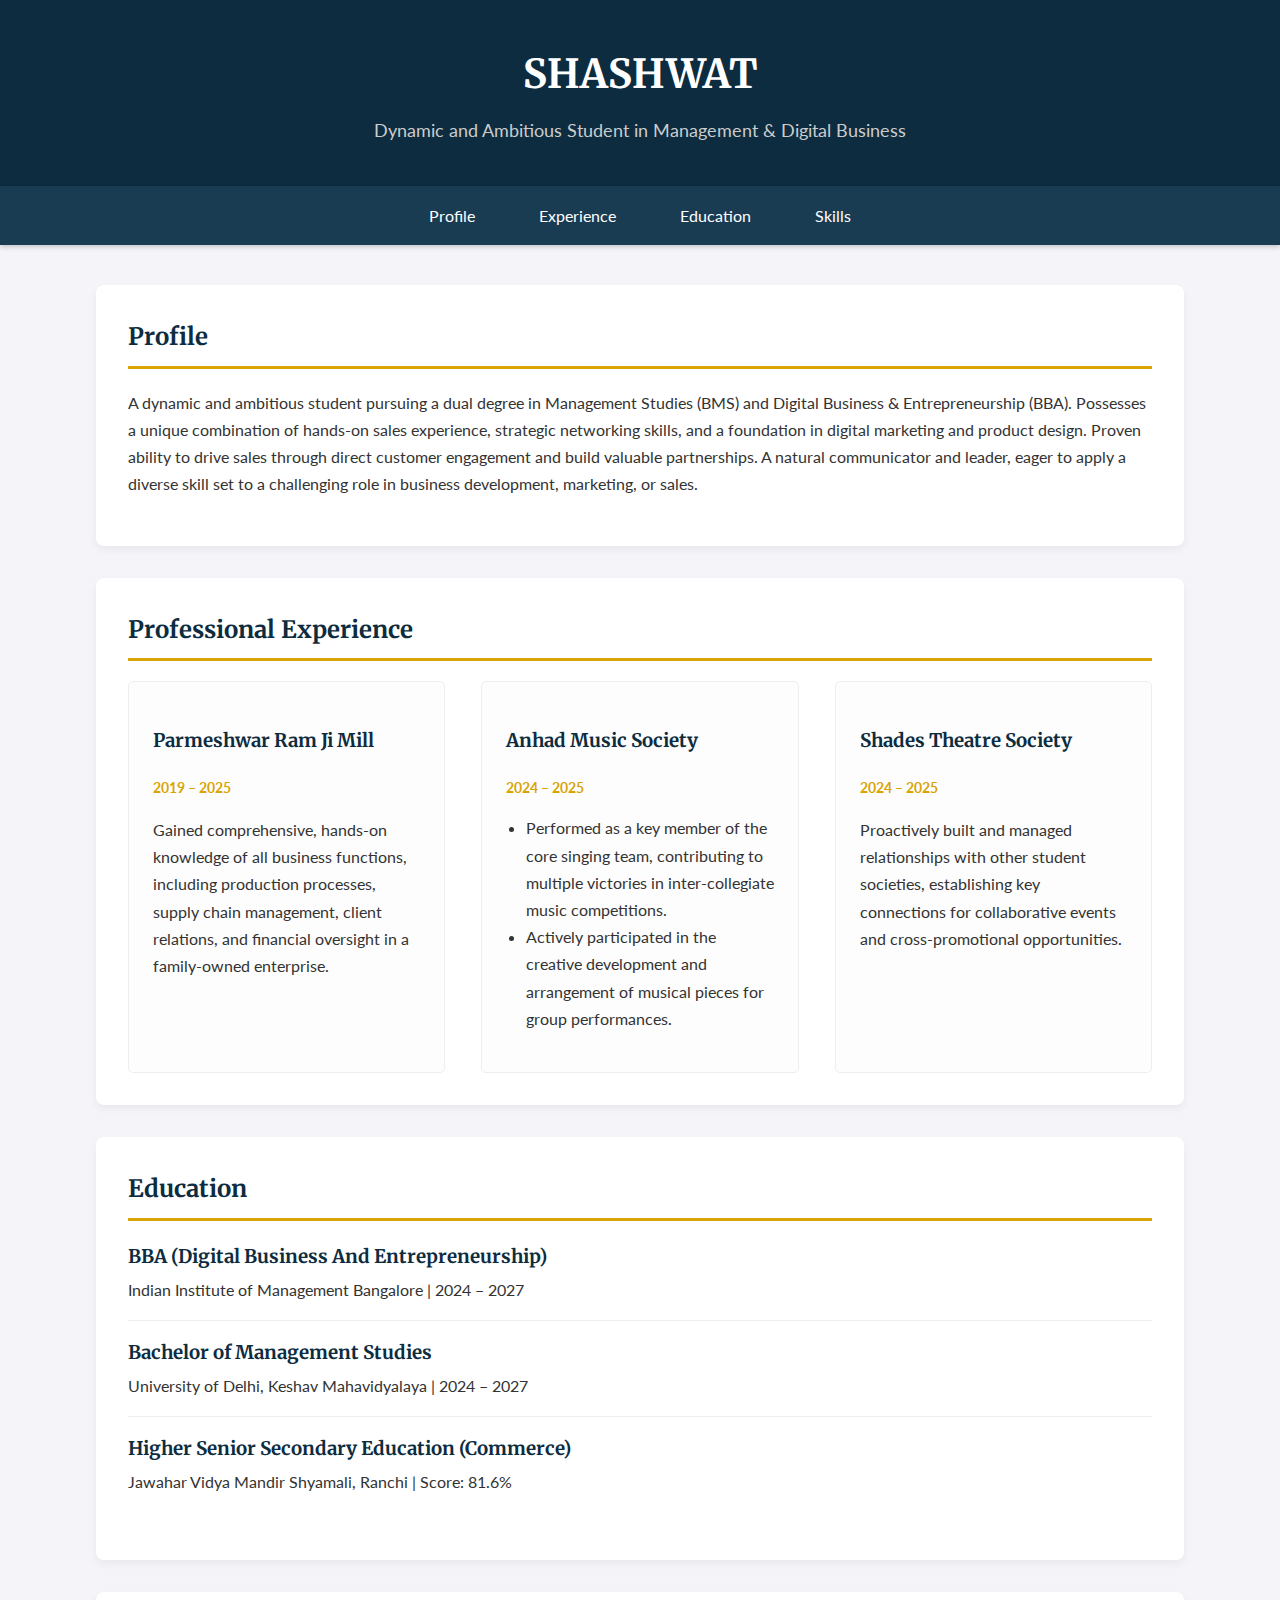
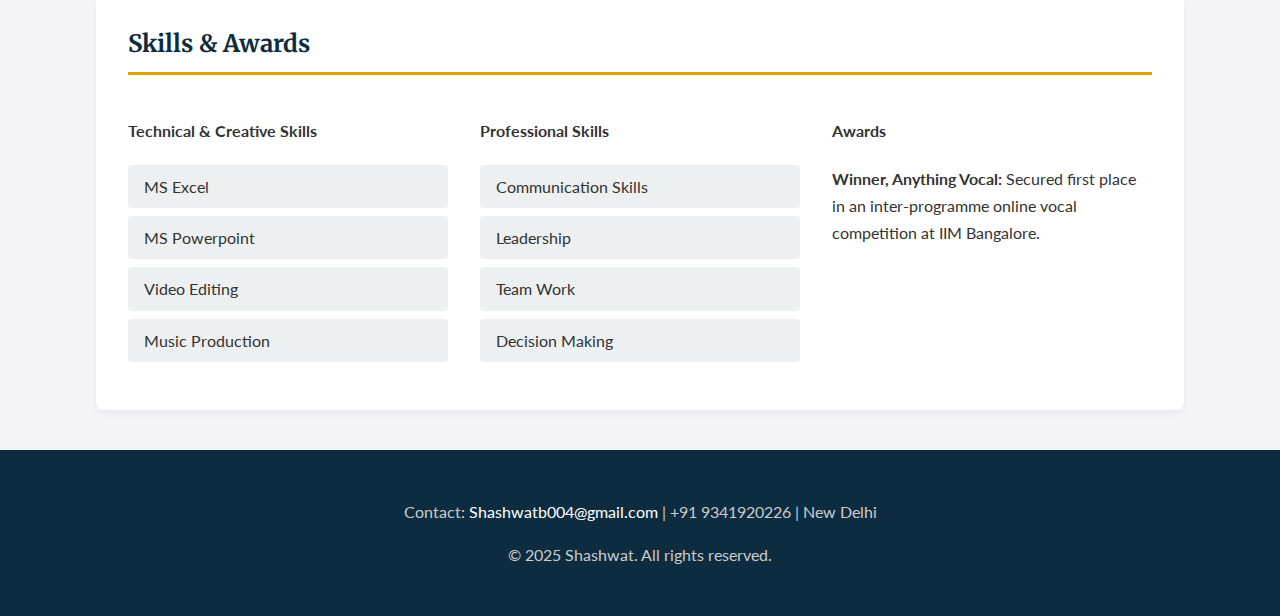
<file: index.html>
<!DOCTYPE html>
<html lang="en">
<head>
    <meta charset="UTF-8">
    <meta name="viewport" content="width=device-width, initial-scale=1.0">
    <title>Shashwat - Personal Resume</title>
    
    <link rel="stylesheet" href="style.css">
    
    <link rel="preconnect" href="https://fonts.googleapis.com">
    <link rel="preconnect" href="https://fonts.gstatic.com" crossorigin>
    <link href="https://fonts.googleapis.com/css2?family=Merriweather:wght@700&family=Lato:wght@400;700&display=swap" rel="stylesheet">
</head>
<body>

    <header id="main-header">
        <h1>SHASHWAT</h1>
        <p>Dynamic and Ambitious Student in Management & Digital Business</p>
    </header>

    <nav id="main-nav">
        <ul>
            <li><a href="#profile">Profile</a></li>
            <li><a href="#experience">Experience</a></li>
            <li><a href="#education">Education</a></li>
            <li><a href="#skills">Skills</a></li>
        </ul>
    </nav>

    <div class="container">
        <section id="profile">
            <h2>Profile</h2>
            <p>A dynamic and ambitious student pursuing a dual degree in Management Studies (BMS) and Digital Business & Entrepreneurship (BBA). Possesses a unique combination of hands-on sales experience, strategic networking skills, and a foundation in digital marketing and product design. Proven ability to drive sales through direct customer engagement and build valuable partnerships. A natural communicator and leader, eager to apply a diverse skill set to a challenging role in business development, marketing, or sales.</p>
        </section>

        <section id="experience">
            <h2>Professional Experience</h2>
            <div class="cards-container">
                <div class="card">
                    <h3>Parmeshwar Ram Ji Mill</h3>
                    <p class="date">2019 – 2025</p>
                    <p>Gained comprehensive, hands-on knowledge of all business functions, including production processes, supply chain management, client relations, and financial oversight in a family-owned enterprise.</p>
                </div>
                <div class="card">
                    <h3>Anhad Music Society</h3>
                    <p class="date">2024 – 2025</p>
                    <ul>
                        <li>Performed as a key member of the core singing team, contributing to multiple victories in inter-collegiate music competitions.</li>
                        <li>Actively participated in the creative development and arrangement of musical pieces for group performances.</li>
                    </ul>
                </div>
                <div class="card">
                     <h3>Shades Theatre Society</h3>
                    <p class="date">2024 – 2025</p>
                     <p>Proactively built and managed relationships with other student societies, establishing key connections for collaborative events and cross-promotional opportunities.</p>
                </div>
            </div>
        </section>

        <section id="education">
             <h2>Education</h2>
            <div class="edu-item">
                <h3>BBA (Digital Business And Entrepreneurship)</h3>
                <p>Indian Institute of Management Bangalore | 2024 – 2027</p>
            </div>
            <div class="edu-item">
                <h3>Bachelor of Management Studies</h3>
                <p>University of Delhi, Keshav Mahavidyalaya | 2024 – 2027</p>
            </div>
             <div class="edu-item">
                <h3>Higher Senior Secondary Education (Commerce)</h3>
                <p>Jawahar Vidya Mandir Shyamali, Ranchi | Score: 81.6%</p>
            </div>
        </section>

        <section id="skills">
            <h2>Skills & Awards</h2>
            <div class="skills-container">
                <div>
                    <h4>Technical & Creative Skills</h4>
                    <ul>
                        <li>MS Excel </li>
                        <li>MS Powerpoint </li>
                        <li>Video Editing </li>
                        <li>Music Production </li>
                    </ul>
                </div>
                <div>
                    <h4>Professional Skills</h4>
                    <ul>
                        <li>Communication Skills </li>
                        <li>Leadership </li>
                        <li>Team Work </li>
                        <li>Decision Making </li>
                    </ul>
                </div>
                <div>
                    <h4>Awards</h4>
                    <p><strong>Winner, Anything Vocal:</strong> Secured first place in an inter-programme online vocal competition at IIM Bangalore.</p>
                </div>
            </div>
        </section>
    </div>

    <footer>
        <p>Contact: <a href="mailto:Shashwatb004@gmail.com">Shashwatb004@gmail.com</a> | +91 9341920226 | New Delhi</p>
        <p>&copy; 2025 Shashwat. All rights reserved.</p>
    </footer>

</body>
</html>
</file>
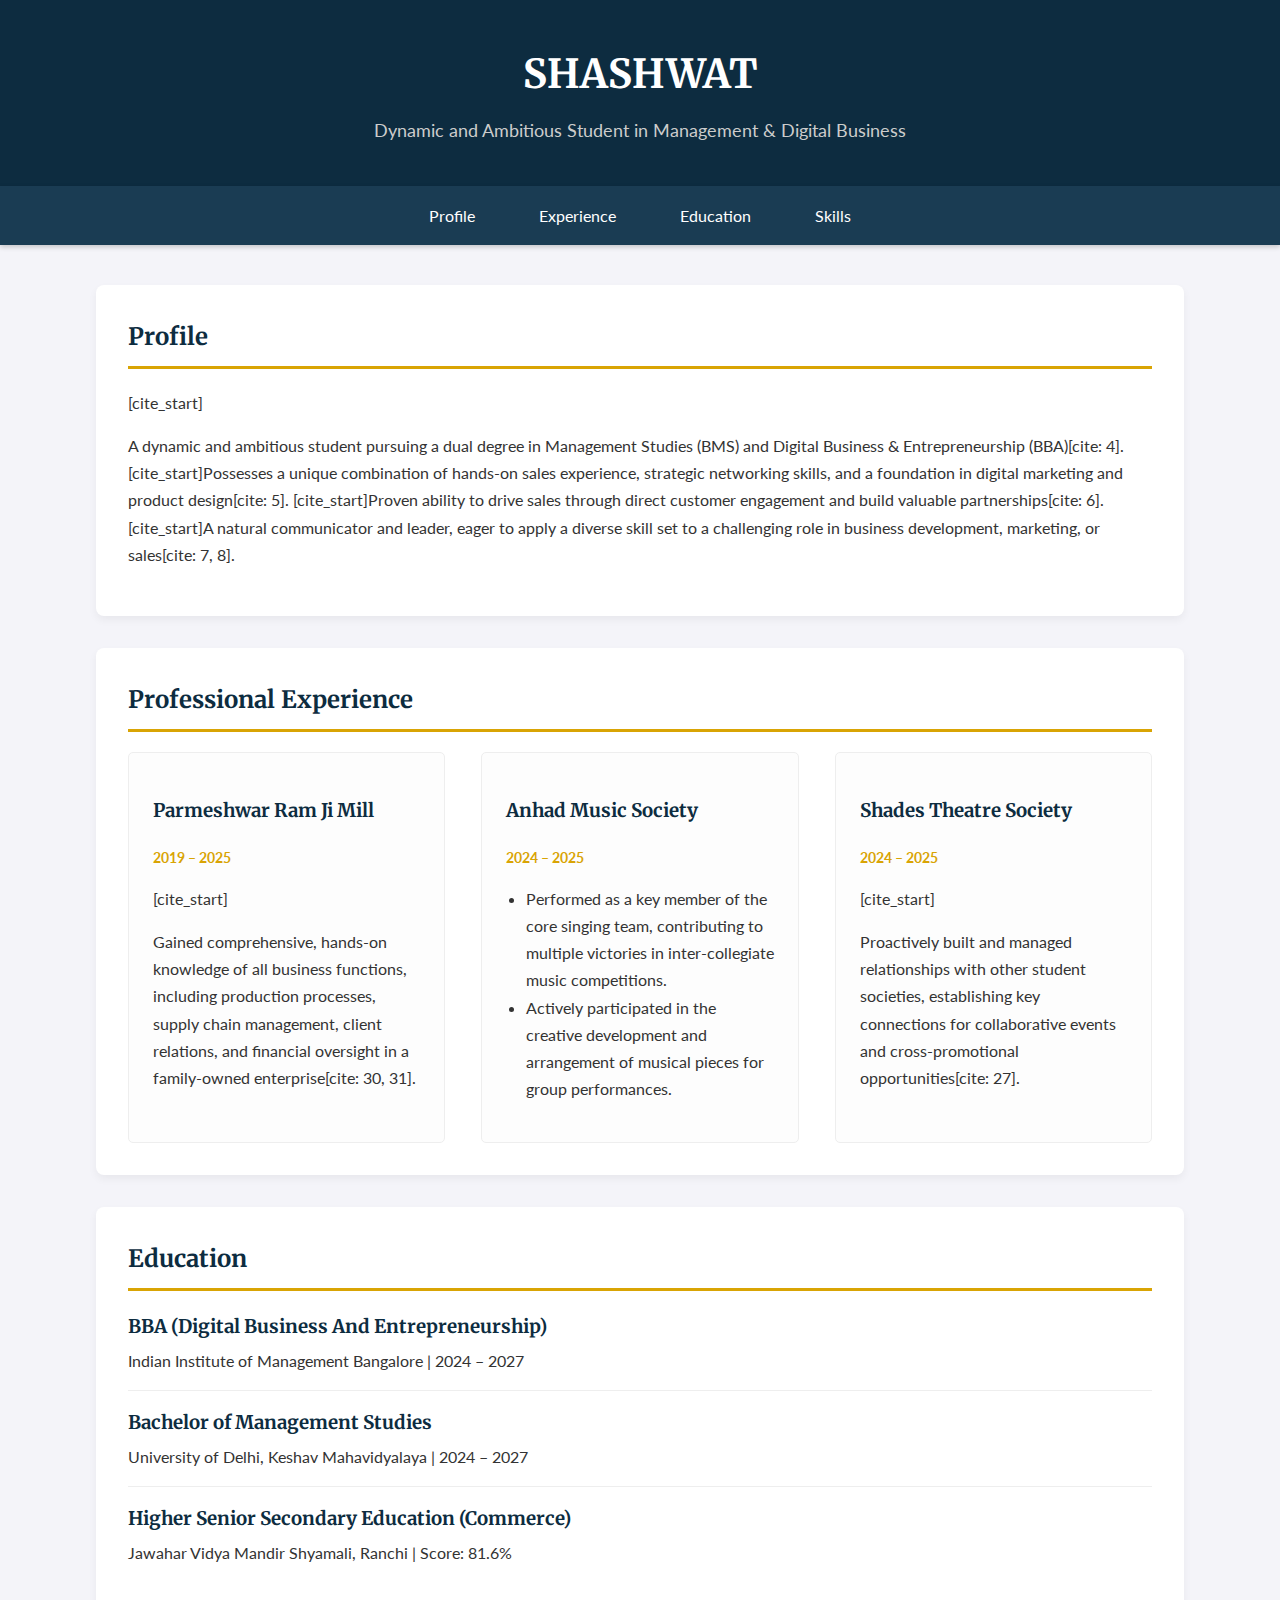
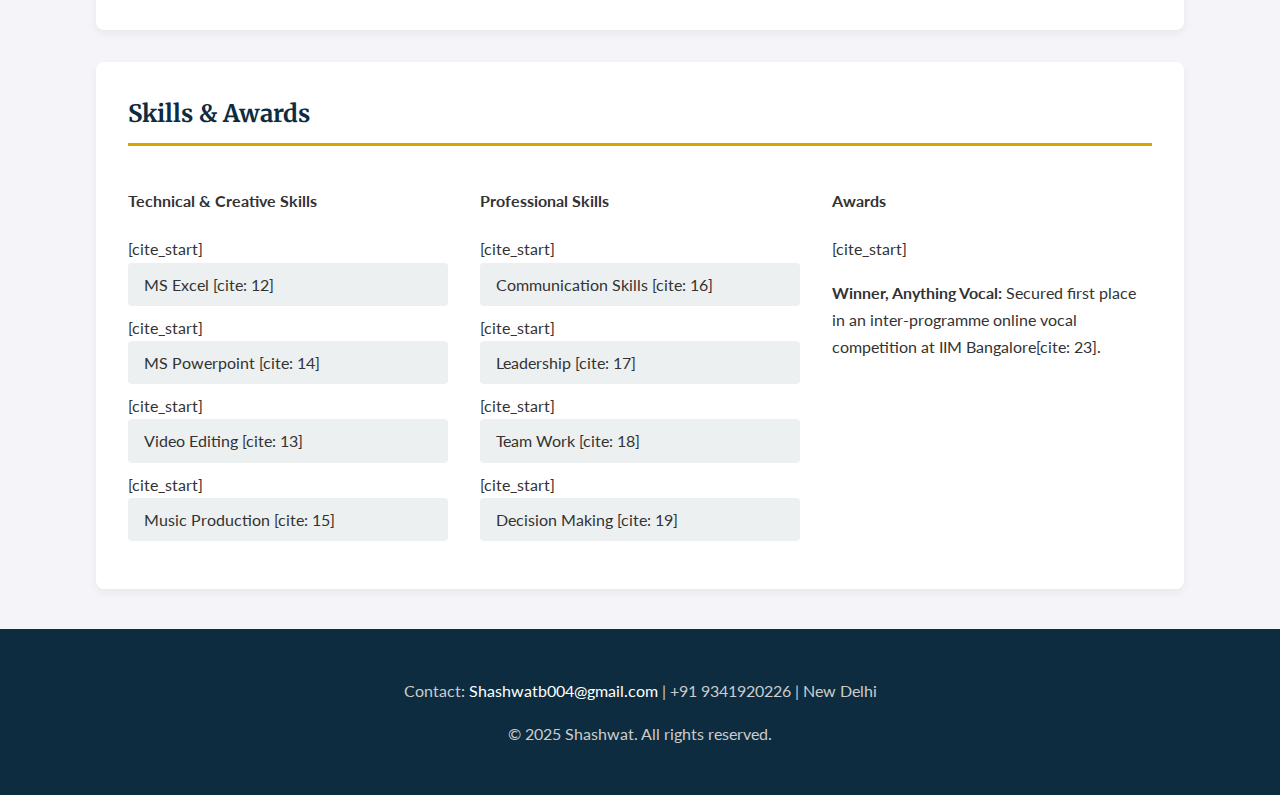
<file: resume/index.html>
<!DOCTYPE html>
<html lang="en">
<head>
    <meta charset="UTF-8">
    <meta name="viewport" content="width=device-width, initial-scale=1.0">
    <title>Shashwat - Personal Resume</title>
    
    <link rel="stylesheet" href="style.css">
    
    <link rel="preconnect" href="https://fonts.googleapis.com">
    <link rel="preconnect" href="https://fonts.gstatic.com" crossorigin>
    <link href="https://fonts.googleapis.com/css2?family=Merriweather:wght@700&family=Lato:wght@400;700&display=swap" rel="stylesheet">
</head>
<body>

    <header id="main-header">
        <h1>SHASHWAT</h1>
        <p>Dynamic and Ambitious Student in Management & Digital Business</p>
    </header>

    <nav id="main-nav">
        <ul>
            <li><a href="#profile">Profile</a></li>
            <li><a href="#experience">Experience</a></li>
            <li><a href="#education">Education</a></li>
            <li><a href="#skills">Skills</a></li>
        </ul>
    </nav>

    <div class="container">
        <section id="profile">
            <h2>Profile</h2>
            [cite_start]<p>A dynamic and ambitious student pursuing a dual degree in Management Studies (BMS) and Digital Business & Entrepreneurship (BBA)[cite: 4]. [cite_start]Possesses a unique combination of hands-on sales experience, strategic networking skills, and a foundation in digital marketing and product design[cite: 5]. [cite_start]Proven ability to drive sales through direct customer engagement and build valuable partnerships[cite: 6]. [cite_start]A natural communicator and leader, eager to apply a diverse skill set to a challenging role in business development, marketing, or sales[cite: 7, 8].</p>
        </section>

        <section id="experience">
            <h2>Professional Experience</h2>
            <div class="cards-container">
                <div class="card">
                    <h3>Parmeshwar Ram Ji Mill</h3>
                    <p class="date">2019 – 2025</p>
                    [cite_start]<p>Gained comprehensive, hands-on knowledge of all business functions, including production processes, supply chain management, client relations, and financial oversight in a family-owned enterprise[cite: 30, 31].</p>
                </div>
                <div class="card">
                    <h3>Anhad Music Society</h3>
                    <p class="date">2024 – 2025</p>
                    <ul>
                        <li>Performed as a key member of the core singing team, contributing to multiple victories in inter-collegiate music competitions.</li>
                        <li>Actively participated in the creative development and arrangement of musical pieces for group performances.</li>
                    </ul>
                </div>
                <div class="card">
                     <h3>Shades Theatre Society</h3>
                    <p class="date">2024 – 2025</p>
                     [cite_start]<p>Proactively built and managed relationships with other student societies, establishing key connections for collaborative events and cross-promotional opportunities[cite: 27].</p>
                </div>
            </div>
        </section>

        <section id="education">
             <h2>Education</h2>
            <div class="edu-item">
                <h3>BBA (Digital Business And Entrepreneurship)</h3>
                <p>Indian Institute of Management Bangalore | 2024 – 2027</p>
            </div>
            <div class="edu-item">
                <h3>Bachelor of Management Studies</h3>
                <p>University of Delhi, Keshav Mahavidyalaya | 2024 – 2027</p>
            </div>
             <div class="edu-item">
                <h3>Higher Senior Secondary Education (Commerce)</h3>
                <p>Jawahar Vidya Mandir Shyamali, Ranchi | Score: 81.6%</p>
            </div>
        </section>

        <section id="skills">
            <h2>Skills & Awards</h2>
            <div class="skills-container">
                <div>
                    <h4>Technical & Creative Skills</h4>
                    <ul>
                        [cite_start]<li>MS Excel [cite: 12]</li>
                        [cite_start]<li>MS Powerpoint [cite: 14]</li>
                        [cite_start]<li>Video Editing [cite: 13]</li>
                        [cite_start]<li>Music Production [cite: 15]</li>
                    </ul>
                </div>
                <div>
                    <h4>Professional Skills</h4>
                    <ul>
                        [cite_start]<li>Communication Skills [cite: 16]</li>
                        [cite_start]<li>Leadership [cite: 17]</li>
                        [cite_start]<li>Team Work [cite: 18]</li>
                        [cite_start]<li>Decision Making [cite: 19]</li>
                    </ul>
                </div>
                <div>
                    <h4>Awards</h4>
                    [cite_start]<p><strong>Winner, Anything Vocal:</strong> Secured first place in an inter-programme online vocal competition at IIM Bangalore[cite: 23].</p>
                </div>
            </div>
        </section>
    </div>

    <footer>
        <p>Contact: <a href="mailto:Shashwatb004@gmail.com">Shashwatb004@gmail.com</a> | +91 9341920226 | New Delhi</p>
        <p>&copy; 2025 Shashwat. All rights reserved.</p>
    </footer>

</body>

</html>
</file>
<file: style.css>
/* ==== VARIABLES FOR COLORS & FONTS ==== */
:root {
    --primary-color: #0d2c40;   /* Deep Navy Blue */
    --secondary-color: #d9a404; /* Gold/Amber Accent */
    --background-color: #f4f4f9;/* Light Lavender Grey */
    --text-color: #333333;      /* Dark Grey for Text */
    --card-bg-color: #ffffff;   /* White */
    --heading-font: 'Merriweather', serif;
    --body-font: 'Lato', sans-serif;
}

/* ==== GENERAL STYLING ==== */
body {
    margin: 0;
    font-family: var(--body-font);
    background-color: var(--background-color);
    color: var(--text-color);
    line-height: 1.7;
}

h1, h2, h3 {
    font-family: var(--heading-font);
    color: var(--primary-color);
}

a {
    color: var(--secondary-color);
    text-decoration: none;
}
a:hover {
    text-decoration: underline;
}

/* ==== HEADER & NAVIGATION ==== */
#main-header {
    background-color: var(--primary-color);
    color: white;
    text-align: center;
    padding: 2.5rem 1rem;
}
#main-header h1 {
    color: white;
    margin: 0;
    font-size: 2.5rem;
}
#main-header p {
    margin: 0.5rem 0 0;
    font-size: 1.1rem;
    color: #ccc;
}

#main-nav ul {
    background-color: #1a3c53; /* Slightly lighter navy */
    margin: 0;
    padding: 0;
    list-style-type: none;
    display: flex;
    justify-content: center;
    box-shadow: 0 2px 5px rgba(0,0,0,0.2);
}
#main-nav ul li a {
    display: block;
    color: white;
    padding: 1rem 2rem;
    transition: background-color 0.3s ease;
}
#main-nav ul li a:hover {
    background-color: var(--secondary-color);
    text-decoration: none;
    color: var(--primary-color);
}

/* ==== MAIN CONTENT & SECTIONS ==== */
.container {
    width: 85%;
    max-width: 1100px;
    margin: 2.5rem auto;
}

section {
    padding: 2rem;
    margin-bottom: 2rem;
    background: var(--card-bg-color);
    border-radius: 8px;
    box-shadow: 0 4px 8px rgba(0,0,0,0.05);
}
section h2 {
    border-bottom: 3px solid var(--secondary-color);
    padding-bottom: 0.5rem;
    margin-top: 0;
}

/* ==== EXPERIENCE CARDS (Using Flexbox) ==== */
.cards-container {
    display: flex;
    justify-content: space-between;
    flex-wrap: wrap;
    gap: 1.5rem;
}

.card {
    background-color: #fdfdfd;
    padding: 1.5rem;
    border-radius: 5px;
    border: 1px solid #eee;
    flex-basis: calc(33.333% - 1.5rem); /* 3 cards per row */
    box-sizing: border-box;
    transition: transform 0.3s ease, box-shadow 0.3s ease;
}
.card:hover {
    transform: translateY(-5px);
    box-shadow: 0 8px 15px rgba(0,0,0,0.1);
}
.card .date {
    font-weight: bold;
    color: var(--secondary-color);
    font-size: 0.9rem;
}
.card ul {
    padding-left: 1.2rem;
    margin-top: 0.5rem;
}

/* ==== EDUCATION & SKILLS SECTION ==== */
.edu-item {
    margin-bottom: 1rem;
    padding-bottom: 1rem;
    border-bottom: 1px solid #eee;
}
.edu-item:last-child {
    border-bottom: none;
}
.edu-item h3 { margin: 0; }
.edu-item p { margin: 0.25rem 0 0; }

.skills-container {
    display: flex;
    justify-content: space-between;
    gap: 2rem;
}
.skills-container > div {
    flex-basis: 32%;
}
.skills-container ul {
    list-style-type: none;
    padding: 0;
}
.skills-container li {
    background: #ecf0f1;
    padding: 0.5rem 1rem;
    margin-bottom: 0.5rem;
    border-radius: 4px;
}

/* ==== FOOTER ==== */
footer {
    text-align: center;
    padding: 2rem;
    background-color: var(--primary-color);
    color: #ccc;
}
footer a {
    color: white;
}
</file>
<file: resume/style.css>
/* ==== VARIABLES FOR COLORS & FONTS ==== */
:root {
    --primary-color: #0d2c40;   /* Deep Navy Blue */
    --secondary-color: #d9a404; /* Gold/Amber Accent */
    --background-color: #f4f4f9;/* Light Lavender Grey */
    --text-color: #333333;      /* Dark Grey for Text */
    --card-bg-color: #ffffff;   /* White */
    --heading-font: 'Merriweather', serif;
    --body-font: 'Lato', sans-serif;
}

/* ==== GENERAL STYLING ==== */
body {
    margin: 0;
    font-family: var(--body-font);
    background-color: var(--background-color);
    color: var(--text-color);
    line-height: 1.7;
}

h1, h2, h3 {
    font-family: var(--heading-font);
    color: var(--primary-color);
}

a {
    color: var(--secondary-color);
    text-decoration: none;
}
a:hover {
    text-decoration: underline;
}

/* ==== HEADER & NAVIGATION ==== */
#main-header {
    background-color: var(--primary-color);
    color: white;
    text-align: center;
    padding: 2.5rem 1rem;
}
#main-header h1 {
    color: white;
    margin: 0;
    font-size: 2.5rem;
}
#main-header p {
    margin: 0.5rem 0 0;
    font-size: 1.1rem;
    color: #ccc;
}

#main-nav ul {
    background-color: #1a3c53; /* Slightly lighter navy */
    margin: 0;
    padding: 0;
    list-style-type: none;
    display: flex;
    justify-content: center;
    box-shadow: 0 2px 5px rgba(0,0,0,0.2);
}
#main-nav ul li a {
    display: block;
    color: white;
    padding: 1rem 2rem;
    transition: background-color 0.3s ease;
}
#main-nav ul li a:hover {
    background-color: var(--secondary-color);
    text-decoration: none;
    color: var(--primary-color);
}

/* ==== MAIN CONTENT & SECTIONS ==== */
.container {
    width: 85%;
    max-width: 1100px;
    margin: 2.5rem auto;
}

section {
    padding: 2rem;
    margin-bottom: 2rem;
    background: var(--card-bg-color);
    border-radius: 8px;
    box-shadow: 0 4px 8px rgba(0,0,0,0.05);
}
section h2 {
    border-bottom: 3px solid var(--secondary-color);
    padding-bottom: 0.5rem;
    margin-top: 0;
}

/* ==== EXPERIENCE CARDS (Using Flexbox) ==== */
.cards-container {
    display: flex;
    justify-content: space-between;
    flex-wrap: wrap;
    gap: 1.5rem;
}

.card {
    background-color: #fdfdfd;
    padding: 1.5rem;
    border-radius: 5px;
    border: 1px solid #eee;
    flex-basis: calc(33.333% - 1.5rem); /* 3 cards per row */
    box-sizing: border-box;
    transition: transform 0.3s ease, box-shadow 0.3s ease;
}
.card:hover {
    transform: translateY(-5px);
    box-shadow: 0 8px 15px rgba(0,0,0,0.1);
}
.card .date {
    font-weight: bold;
    color: var(--secondary-color);
    font-size: 0.9rem;
}
.card ul {
    padding-left: 1.2rem;
    margin-top: 0.5rem;
}

/* ==== EDUCATION & SKILLS SECTION ==== */
.edu-item {
    margin-bottom: 1rem;
    padding-bottom: 1rem;
    border-bottom: 1px solid #eee;
}
.edu-item:last-child {
    border-bottom: none;
}
.edu-item h3 { margin: 0; }
.edu-item p { margin: 0.25rem 0 0; }

.skills-container {
    display: flex;
    justify-content: space-between;
    gap: 2rem;
}
.skills-container > div {
    flex-basis: 32%;
}
.skills-container ul {
    list-style-type: none;
    padding: 0;
}
.skills-container li {
    background: #ecf0f1;
    padding: 0.5rem 1rem;
    margin-bottom: 0.5rem;
    border-radius: 4px;
}

/* ==== FOOTER ==== */
footer {
    text-align: center;
    padding: 2rem;
    background-color: var(--primary-color);
    color: #ccc;
}
footer a {
    color: white;
}
</file>
